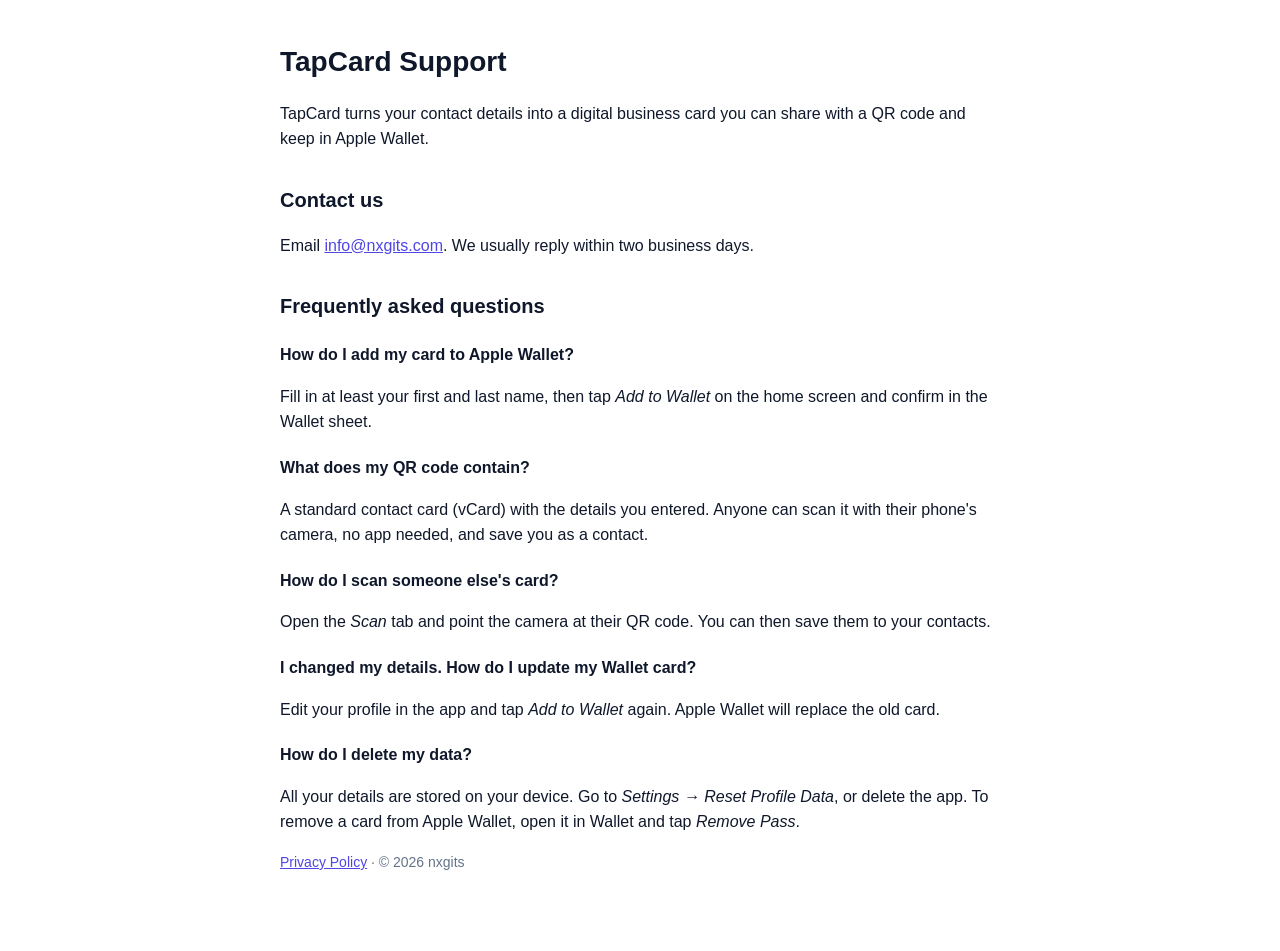
<file: index.html>
<!doctype html>
<html lang="en">
<head>
<meta charset="utf-8">
<meta name="viewport" content="width=device-width, initial-scale=1">
<title>TapCard Support</title>
<link rel="stylesheet" href="style.css">
</head>
<body>
<main>
<h1>TapCard Support</h1>
<p>TapCard turns your contact details into a digital business card you can share with a QR code and keep in Apple Wallet.</p>

<h2>Contact us</h2>
<p>Email <a href="mailto:info@nxgits.com?subject=TapCard%20Support">info@nxgits.com</a>. We usually reply within two business days.</p>

<h2>Frequently asked questions</h2>

<h3>How do I add my card to Apple Wallet?</h3>
<p>Fill in at least your first and last name, then tap <em>Add to Wallet</em> on the home screen and confirm in the Wallet sheet.</p>

<h3>What does my QR code contain?</h3>
<p>A standard contact card (vCard) with the details you entered. Anyone can scan it with their phone's camera, no app needed, and save you as a contact.</p>

<h3>How do I scan someone else's card?</h3>
<p>Open the <em>Scan</em> tab and point the camera at their QR code. You can then save them to your contacts.</p>

<h3>I changed my details. How do I update my Wallet card?</h3>
<p>Edit your profile in the app and tap <em>Add to Wallet</em> again. Apple Wallet will replace the old card.</p>

<h3>How do I delete my data?</h3>
<p>All your details are stored on your device. Go to <em>Settings → Reset Profile Data</em>, or delete the app. To remove a card from Apple Wallet, open it in Wallet and tap <em>Remove Pass</em>.</p>

<p class="muted"><a href="privacy-policy.html">Privacy Policy</a> · © 2026 nxgits</p>
</main>
</body>
</html>
</file>
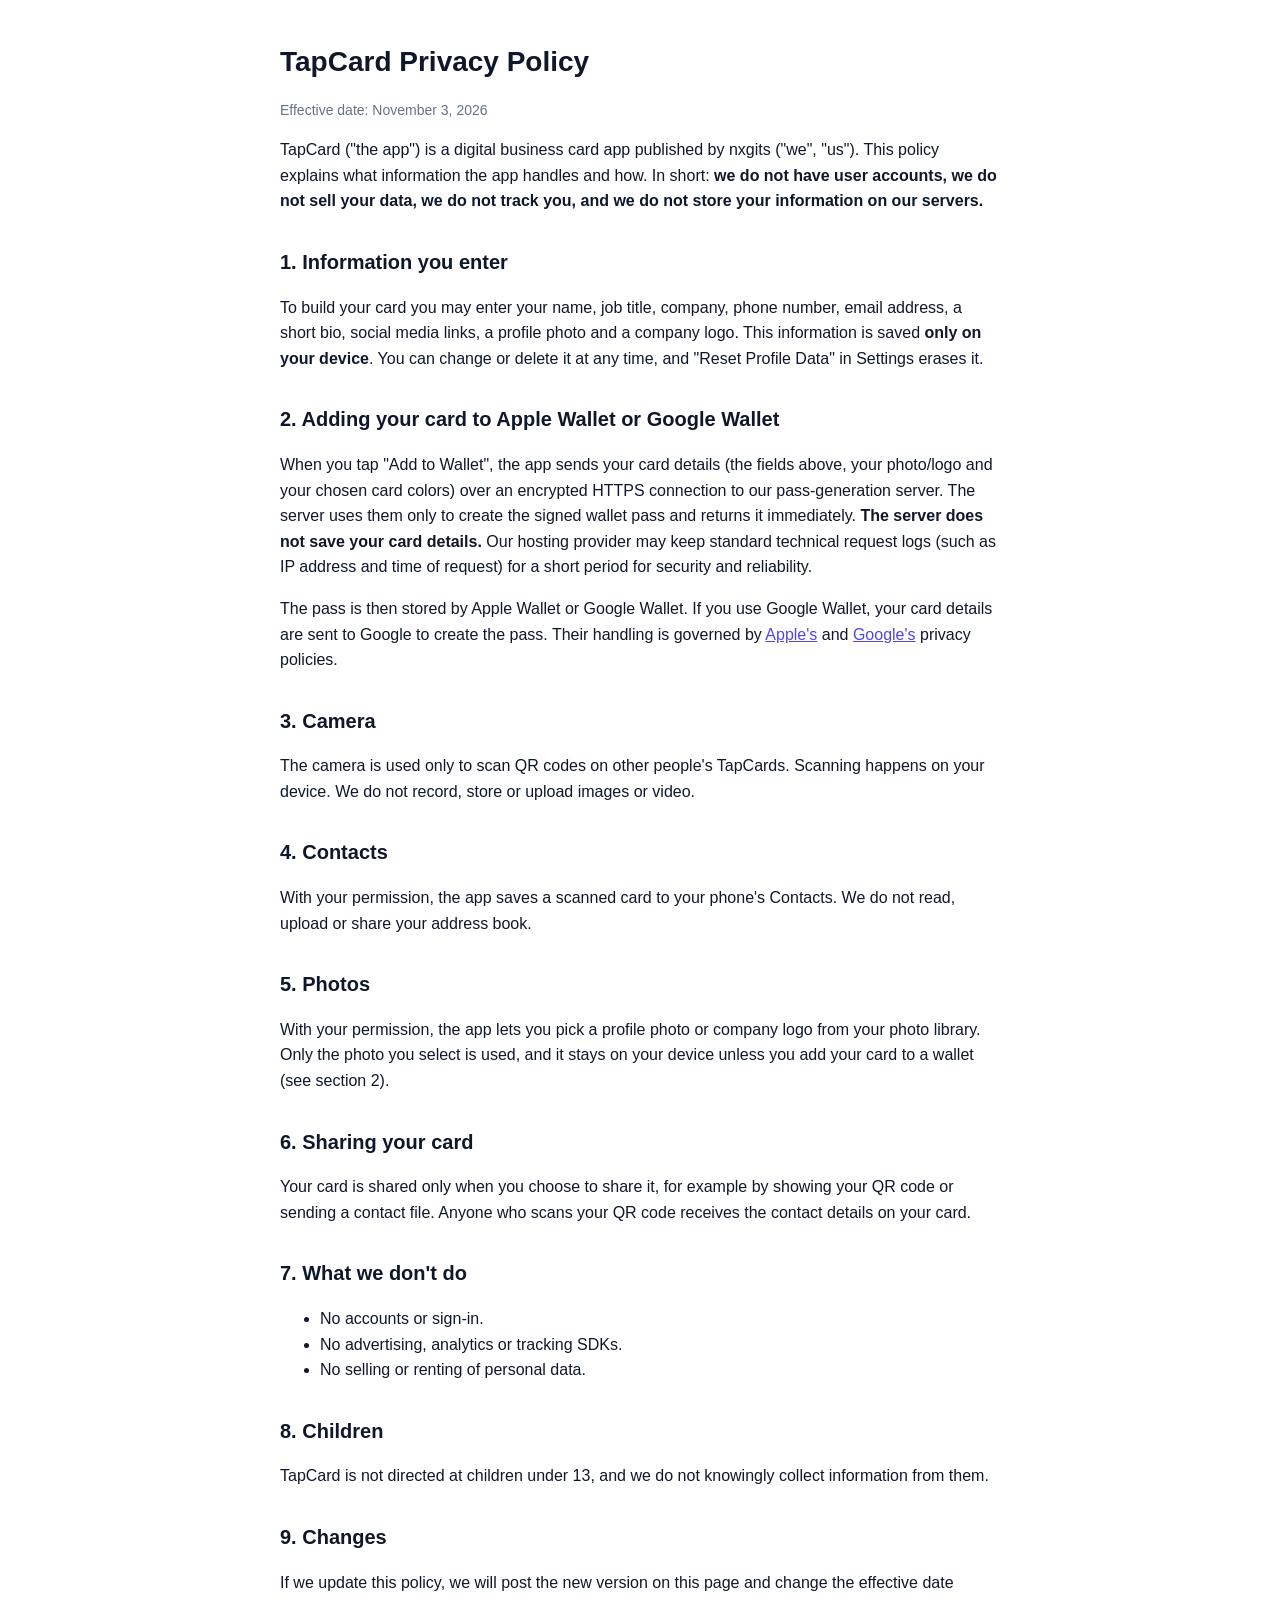
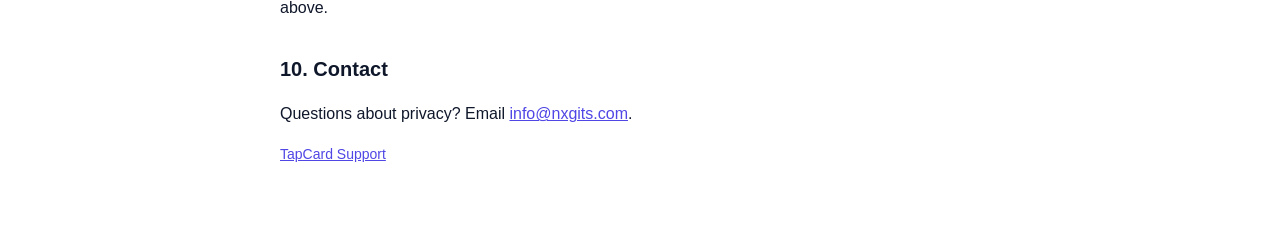
<file: privacy-policy.html>
<!doctype html>
<html lang="en">
<head>
<meta charset="utf-8">
<meta name="viewport" content="width=device-width, initial-scale=1">
<title>TapCard – Privacy Policy</title>
<link rel="stylesheet" href="style.css">
</head>
<body>
<main>
<h1>TapCard Privacy Policy</h1>
<p class="muted">Effective date: November 3, 2026</p>

<p>TapCard ("the app") is a digital business card app published by nxgits ("we", "us"). This policy explains what information the app handles and how. In short: <strong>we do not have user accounts, we do not sell your data, we do not track you, and we do not store your information on our servers.</strong></p>

<h2>1. Information you enter</h2>
<p>To build your card you may enter your name, job title, company, phone number, email address, a short bio, social media links, a profile photo and a company logo. This information is saved <strong>only on your device</strong>. You can change or delete it at any time, and "Reset Profile Data" in Settings erases it.</p>

<h2>2. Adding your card to Apple Wallet or Google Wallet</h2>
<p>When you tap "Add to Wallet", the app sends your card details (the fields above, your photo/logo and your chosen card colors) over an encrypted HTTPS connection to our pass-generation server. The server uses them only to create the signed wallet pass and returns it immediately. <strong>The server does not save your card details.</strong> Our hosting provider may keep standard technical request logs (such as IP address and time of request) for a short period for security and reliability.</p>
<p>The pass is then stored by Apple Wallet or Google Wallet. If you use Google Wallet, your card details are sent to Google to create the pass. Their handling is governed by <a href="https://www.apple.com/legal/privacy/">Apple's</a> and <a href="https://policies.google.com/privacy">Google's</a> privacy policies.</p>

<h2>3. Camera</h2>
<p>The camera is used only to scan QR codes on other people's TapCards. Scanning happens on your device. We do not record, store or upload images or video.</p>

<h2>4. Contacts</h2>
<p>With your permission, the app saves a scanned card to your phone's Contacts. We do not read, upload or share your address book.</p>

<h2>5. Photos</h2>
<p>With your permission, the app lets you pick a profile photo or company logo from your photo library. Only the photo you select is used, and it stays on your device unless you add your card to a wallet (see section 2).</p>

<h2>6. Sharing your card</h2>
<p>Your card is shared only when you choose to share it, for example by showing your QR code or sending a contact file. Anyone who scans your QR code receives the contact details on your card.</p>

<h2>7. What we don't do</h2>
<ul>
<li>No accounts or sign-in.</li>
<li>No advertising, analytics or tracking SDKs.</li>
<li>No selling or renting of personal data.</li>
</ul>

<h2>8. Children</h2>
<p>TapCard is not directed at children under 13, and we do not knowingly collect information from them.</p>

<h2>9. Changes</h2>
<p>If we update this policy, we will post the new version on this page and change the effective date above.</p>

<h2>10. Contact</h2>
<p>Questions about privacy? Email <a href="mailto:info@nxgits.com">info@nxgits.com</a>.</p>

<p class="muted"><a href="index.html">TapCard Support</a></p>
</main>
</body>
</html>
</file>
<file: style.css>
:root { color-scheme: light dark; --fg:#0F172A; --muted:#64748B; --accent:#4F46E5; --bg:#FFFFFF; }
@media (prefers-color-scheme: dark) { :root { --fg:#E2E8F0; --muted:#94A3B8; --accent:#A5B4FC; --bg:#0F172A; } }
body { margin:0; background:var(--bg); color:var(--fg); font:16px/1.6 -apple-system, BlinkMacSystemFont, "Segoe UI", Roboto, sans-serif; }
main { max-width:720px; margin:0 auto; padding:40px 16px 64px; }
h1 { font-size:28px; margin:0 0 8px; }
h2 { font-size:20px; margin-top:32px; }
h3 { font-size:16px; margin:20px 0 4px; }
a { color:var(--accent); }
.muted { color:var(--muted); font-size:14px; }
</file>
